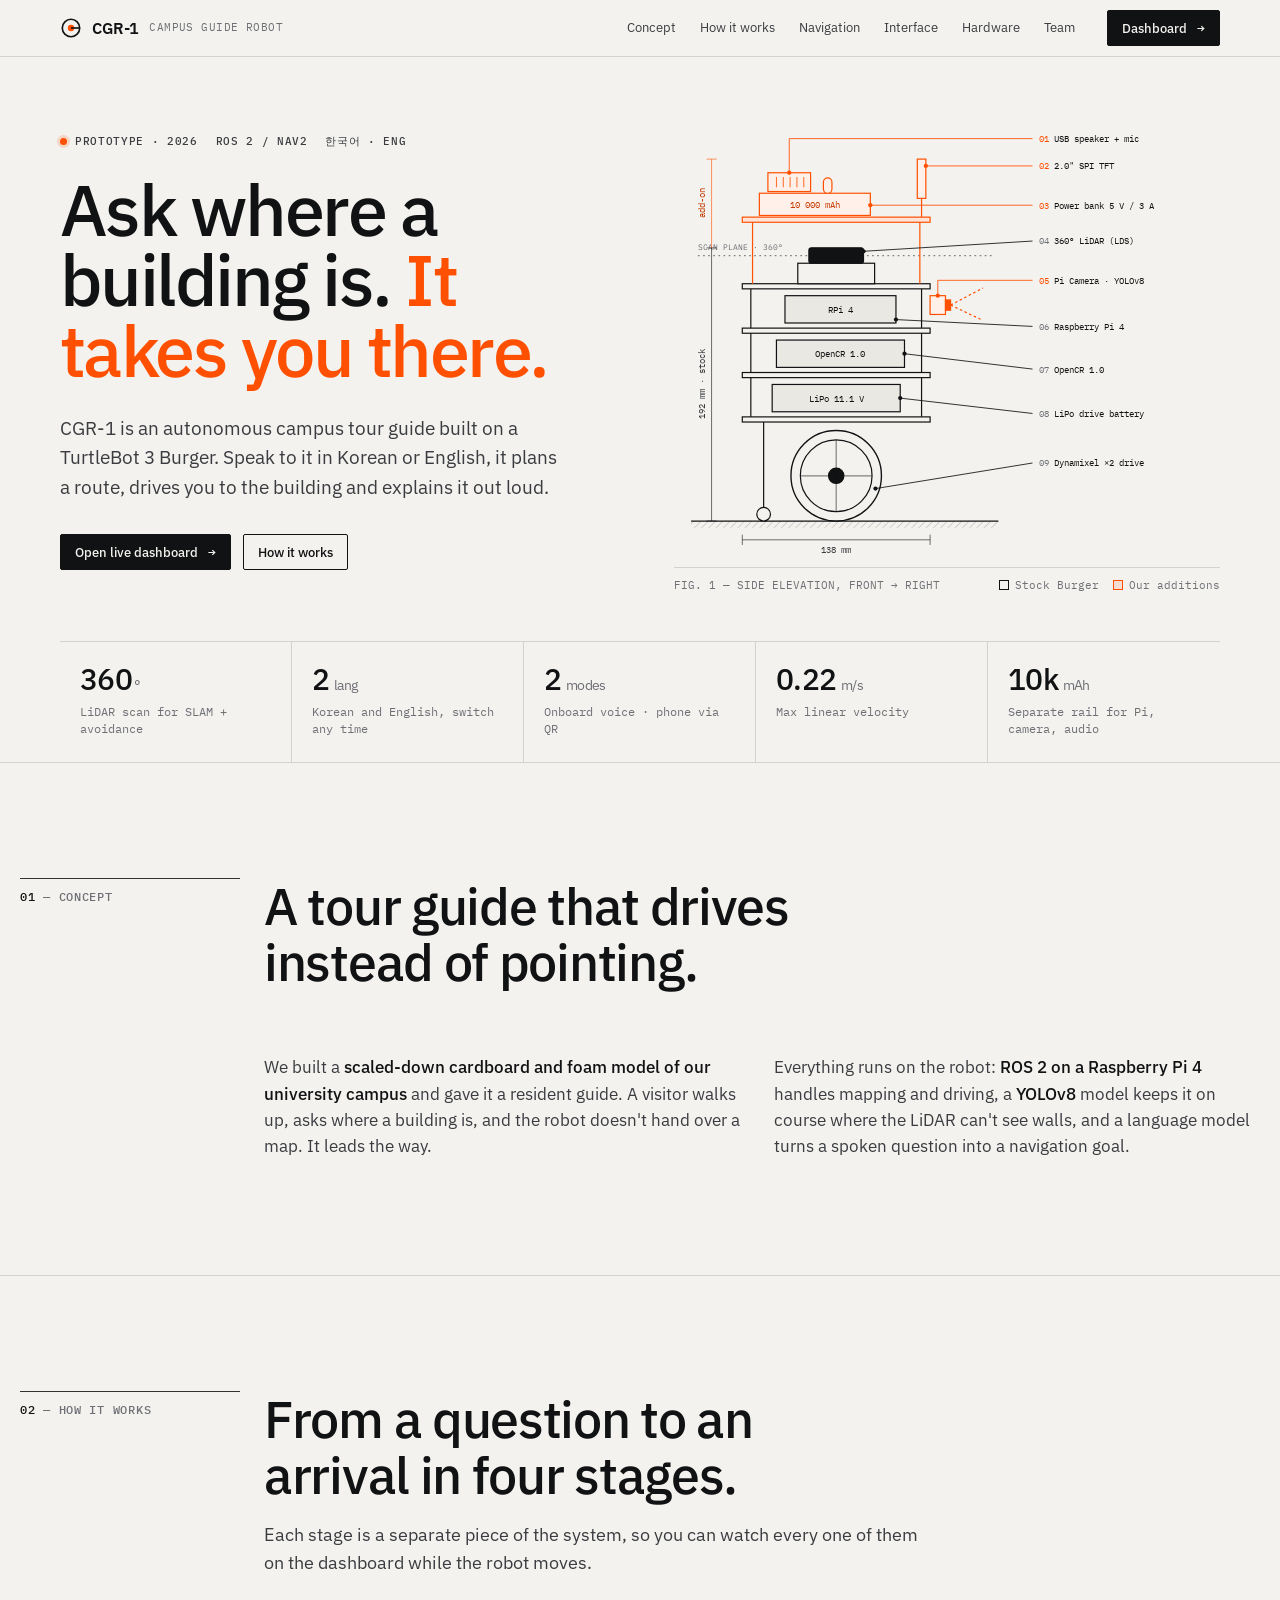
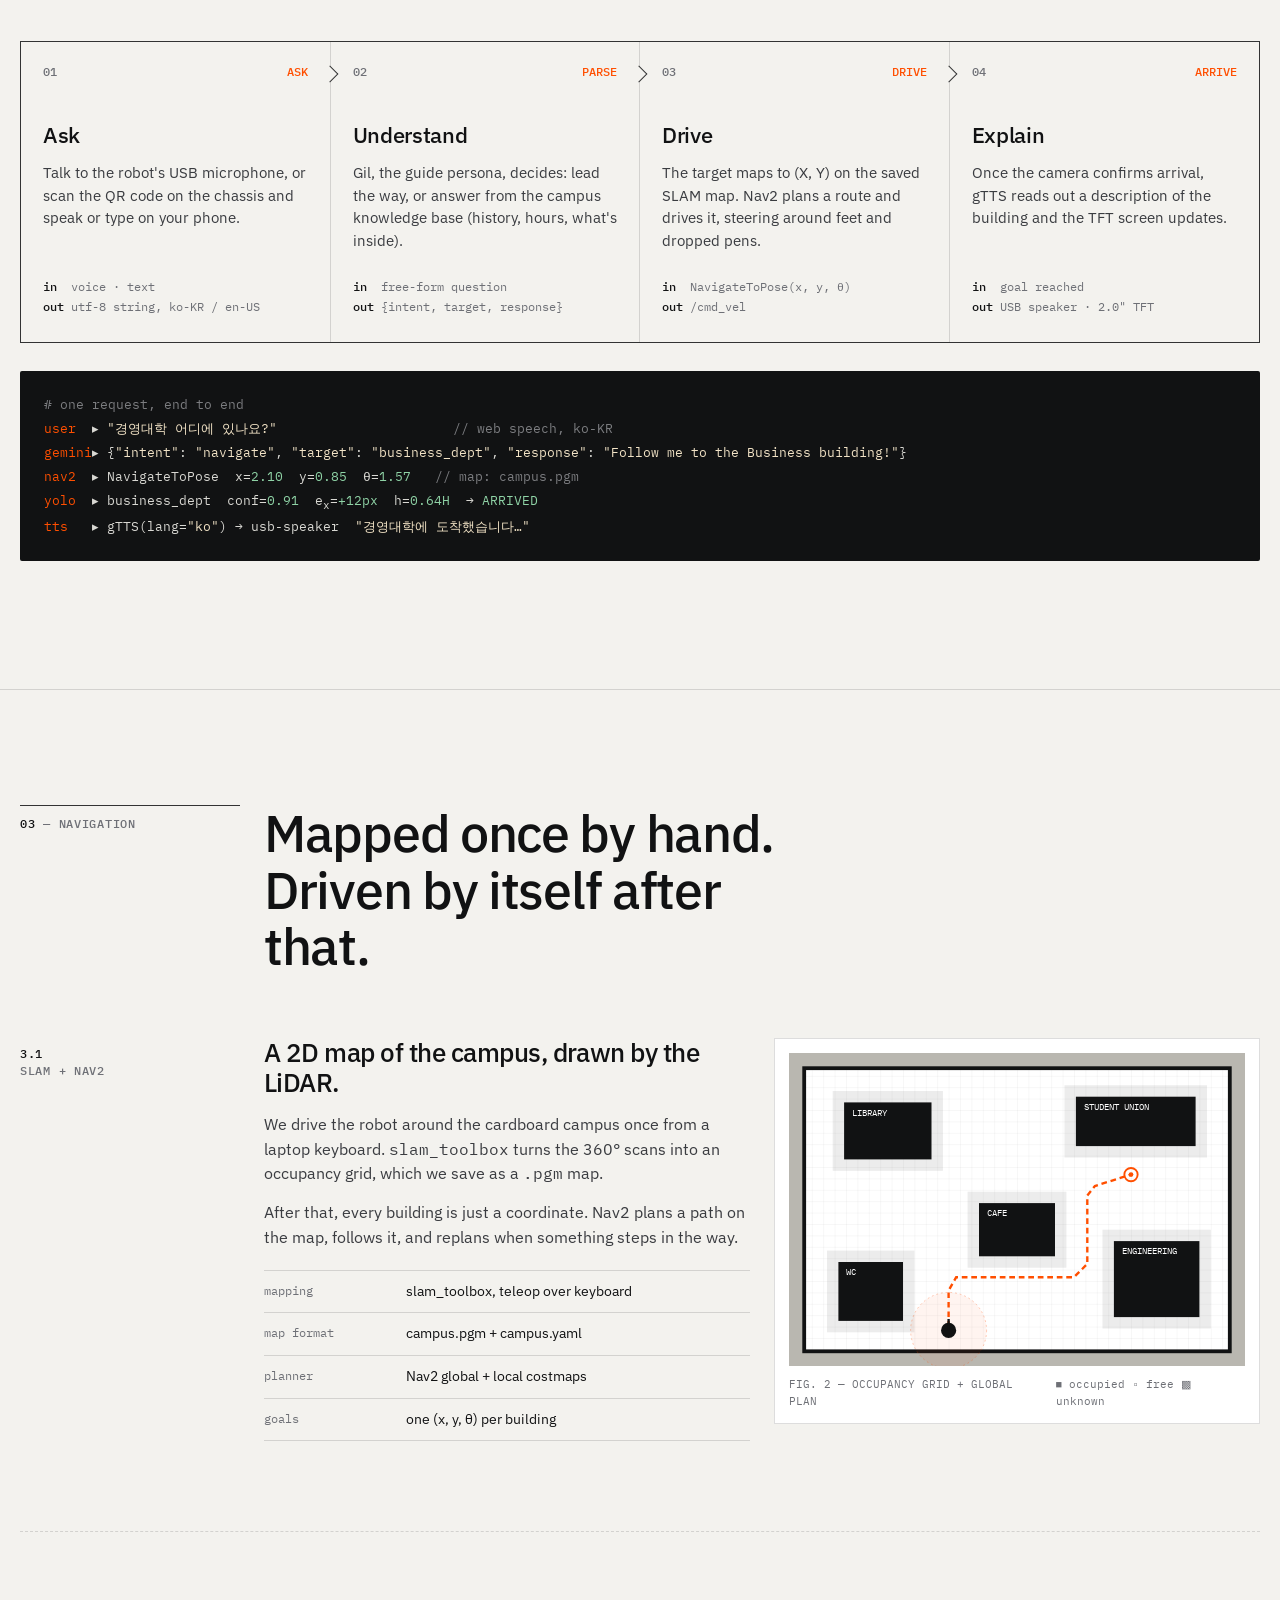
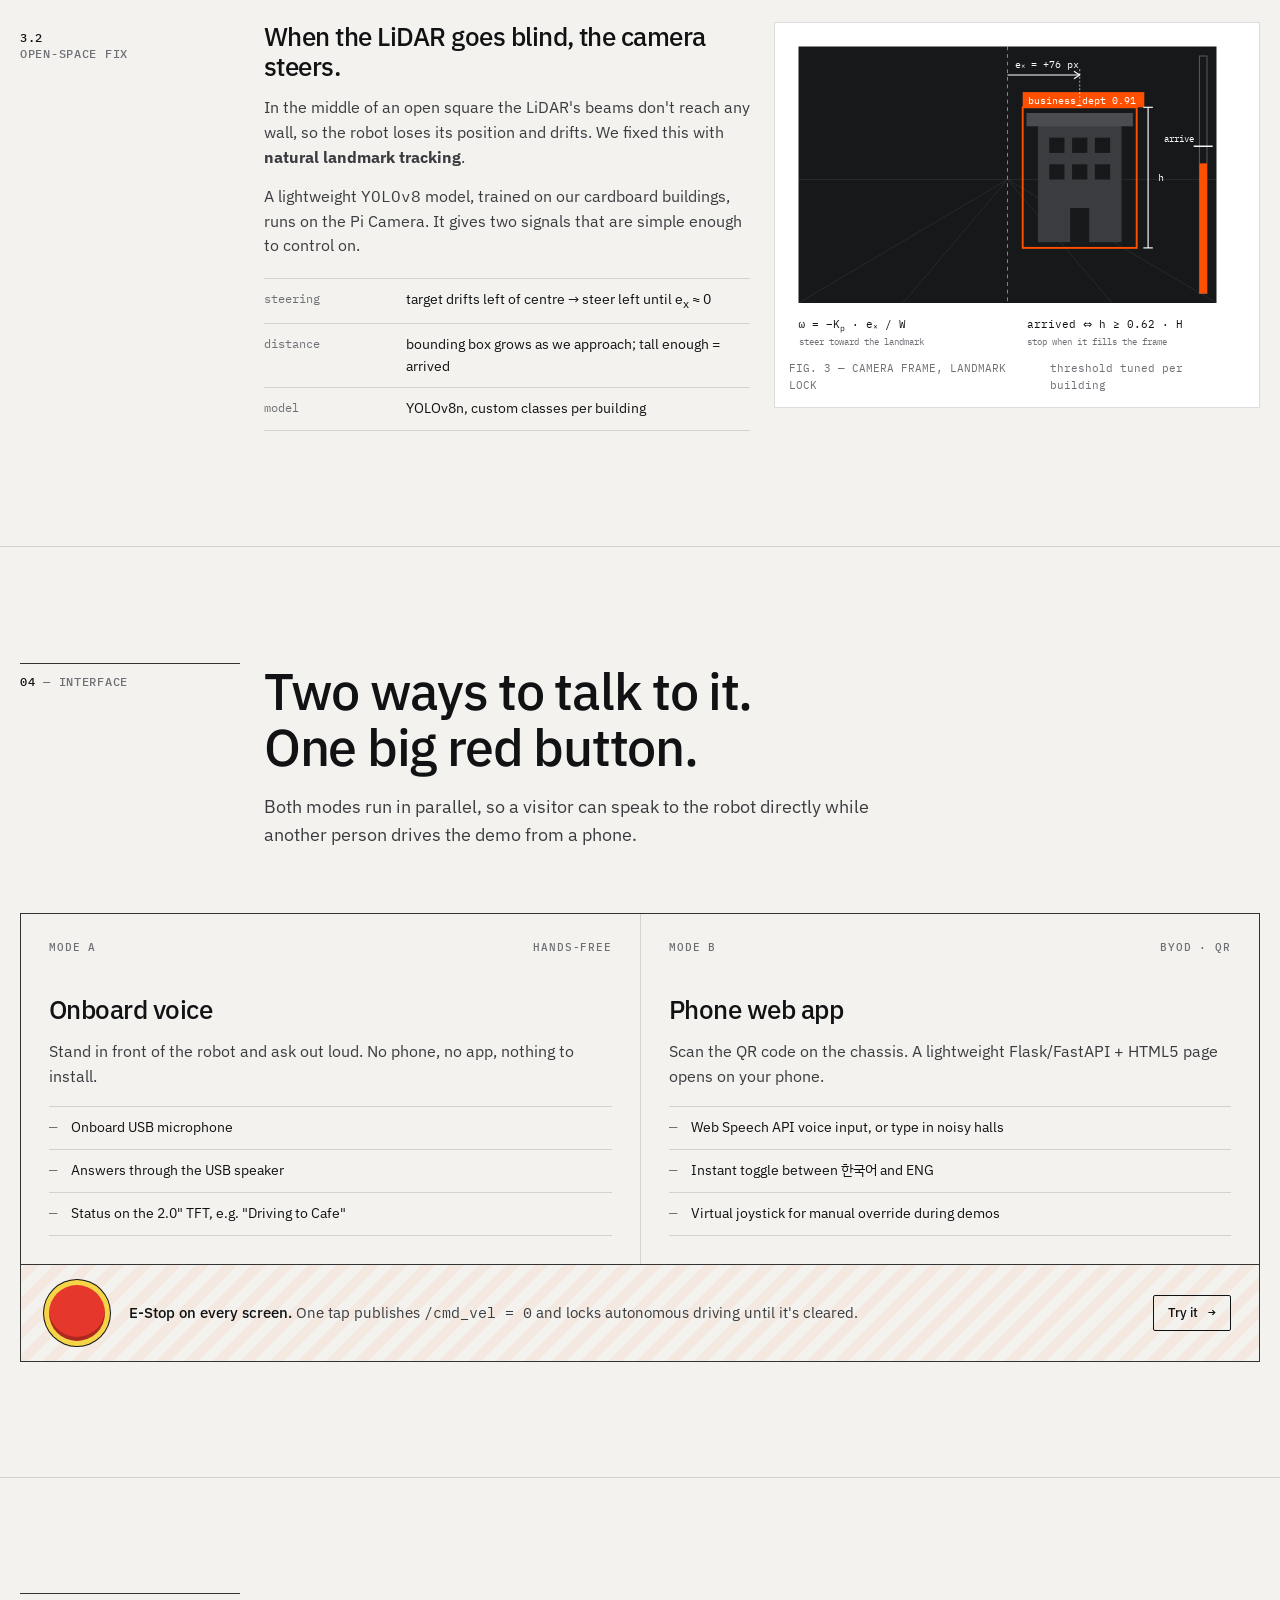
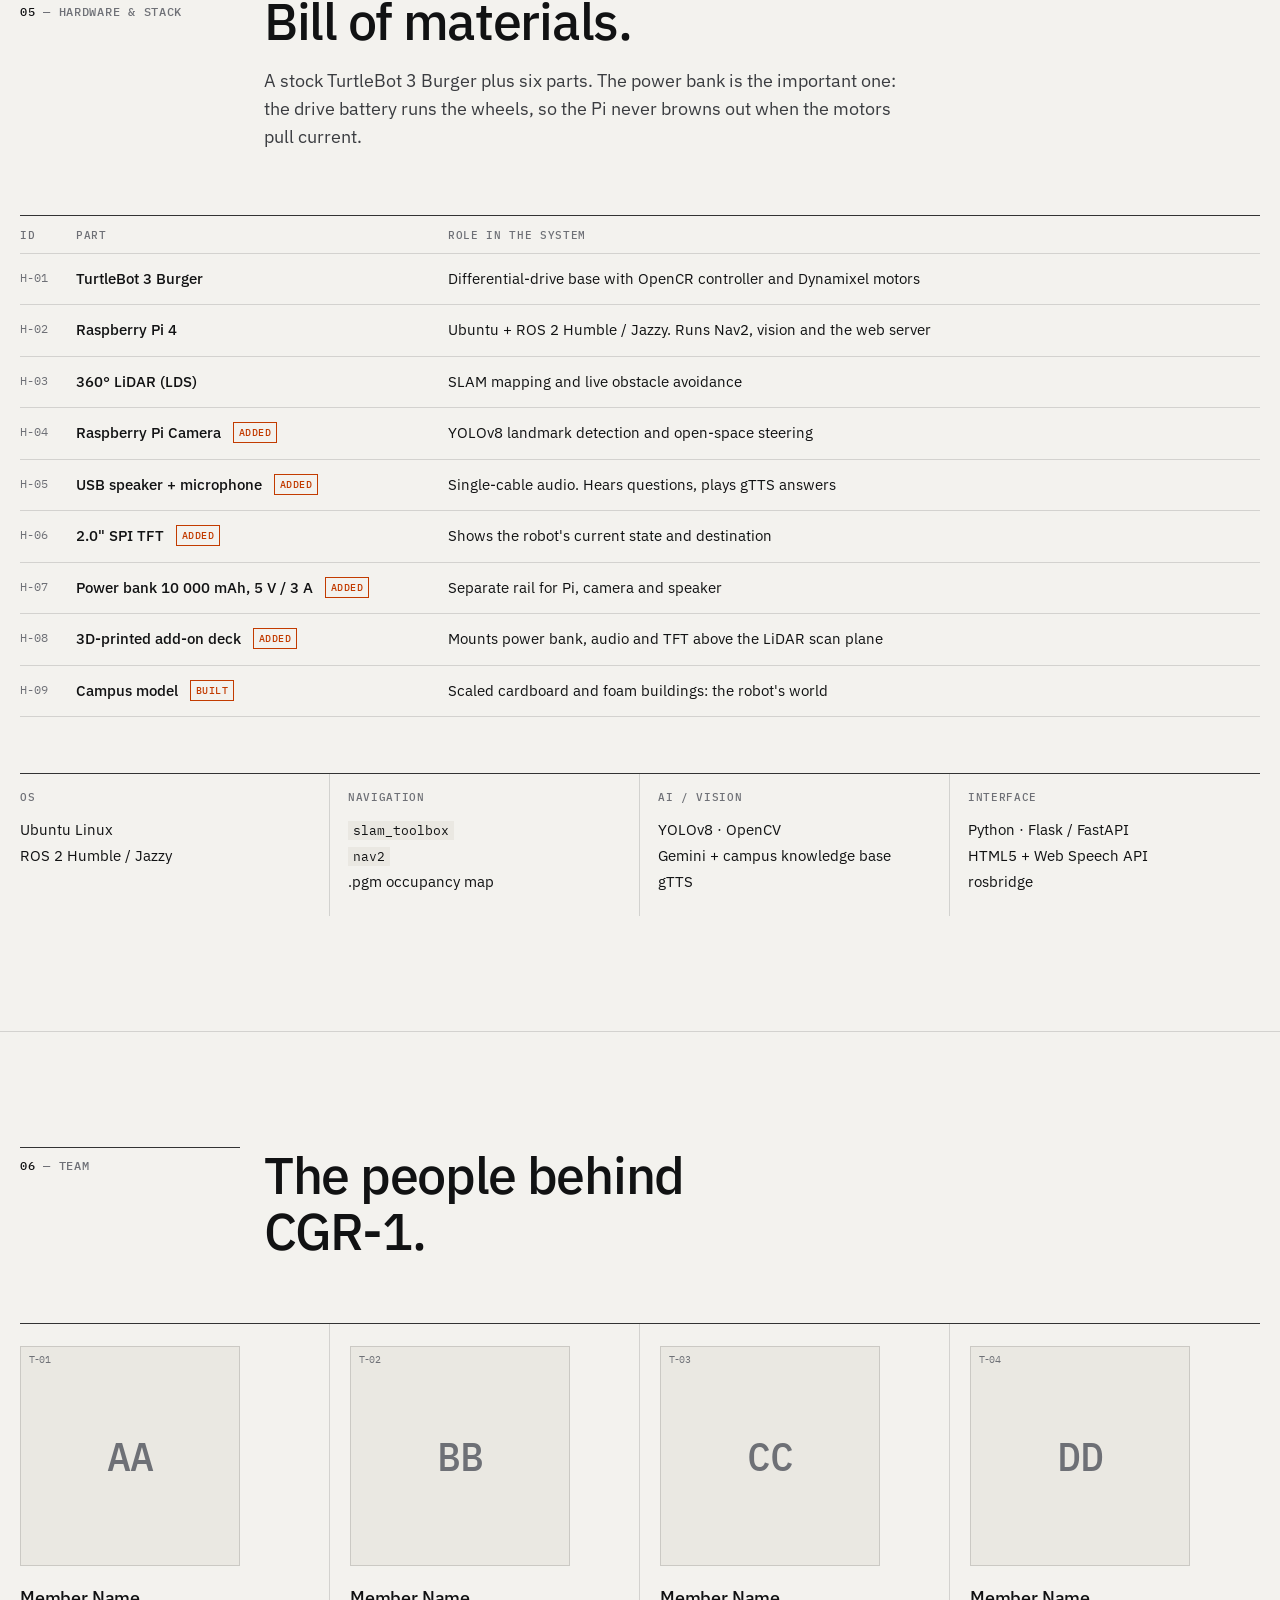
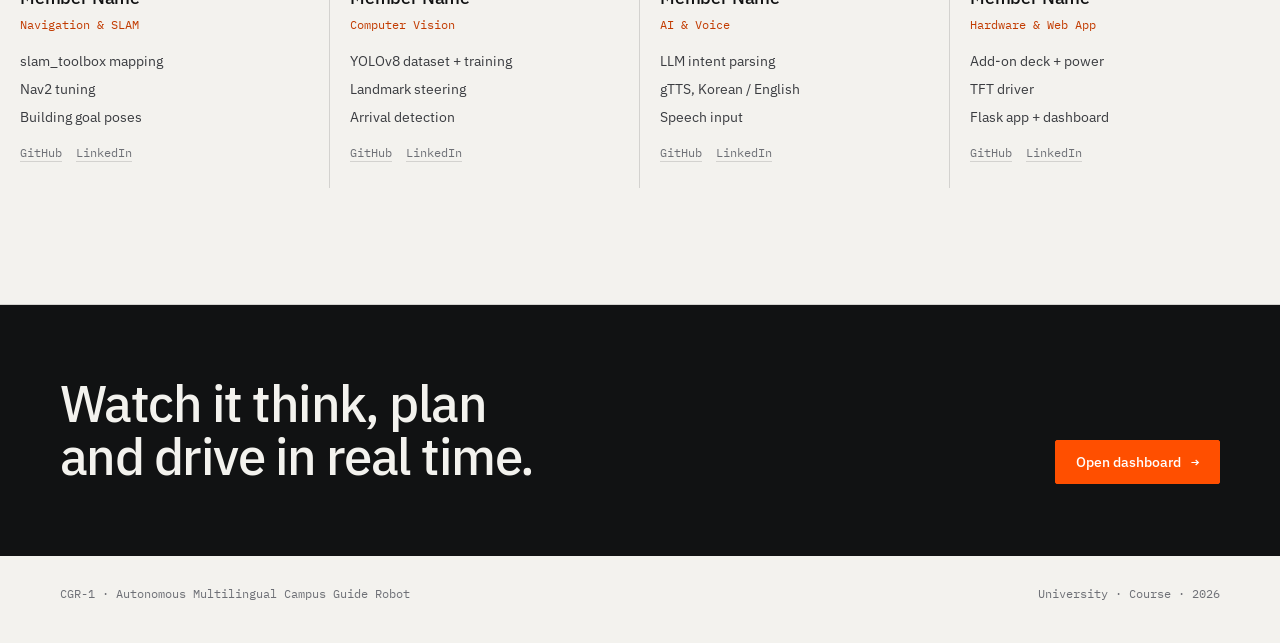
<file: index.html>
<!DOCTYPE html>
<html lang="en">
<head>
  <meta charset="UTF-8">
  <meta name="viewport" content="width=device-width, initial-scale=1.0">
  <title>CGR-1 · Campus Guide Robot</title>
  <meta name="description" content="An autonomous, multilingual campus tour guide built on TurtleBot 3 Burger, ROS 2, Nav2 and YOLOv8.">
  <link rel="preconnect" href="https://fonts.googleapis.com">
  <link rel="preconnect" href="https://fonts.gstatic.com" crossorigin>
  <link href="https://fonts.googleapis.com/css2?family=IBM+Plex+Mono:wght@400;500&family=IBM+Plex+Sans+KR:wght@400;500&family=IBM+Plex+Sans:wght@400;500;600&display=swap" rel="stylesheet">
  <link rel="stylesheet" href="css/site.css">
  <link rel="icon" href="data:image/svg+xml,%3Csvg xmlns='http://www.w3.org/2000/svg' viewBox='0 0 24 24'%3E%3Ccircle cx='12' cy='12' r='9.5' fill='none' stroke='%23111' stroke-width='2'/%3E%3Ccircle cx='12' cy='12' r='3.5' fill='%23FF4F00'/%3E%3Cpath d='M12 12h9.5' stroke='%23111' stroke-width='2'/%3E%3C/svg%3E">
</head>
<body>

<!-- ============================== TOP BAR ============================== -->
<header class="topbar">
  <div class="wrap">
    <a class="brand" href="#top">
      <svg class="brand-mark" viewBox="0 0 24 24" aria-hidden="true">
        <circle cx="12" cy="12" r="9.5" fill="none" stroke="currentColor" stroke-width="1.8"/>
        <circle cx="12" cy="12" r="3.5" fill="#FF4F00"/>
        <path d="M12 12h9.5" stroke="currentColor" stroke-width="1.8"/>
      </svg>
      CGR-1 <small>CAMPUS GUIDE ROBOT</small>
    </a>
    <nav class="nav">
      <a href="#concept">Concept</a>
      <a href="#how">How it works</a>
      <a href="#navigation">Navigation</a>
      <a href="#interface">Interface</a>
      <a href="#hardware">Hardware</a>
      <a href="#team">Team</a>
    </nav>
    <a class="btn" href="dashboard.html">Dashboard <span class="arrow">→</span></a>
  </div>
</header>

<main id="top">

<!-- ============================== HERO ============================== -->
<section class="hero">
  <div class="wrap hero-grid">
    <div>
      <div class="hero-meta">
        <span class="tag"><span class="dot"></span>Prototype · 2026</span>
        <span class="tag">ROS 2 / Nav2</span>
        <span class="tag">한국어 · ENG</span>
      </div>
      <h1>Ask where a building is. <em>It takes you there.</em></h1>
      <p class="lead">CGR-1 is an autonomous campus tour guide built on a TurtleBot&nbsp;3 Burger. Speak to it in Korean or English, it plans a route, drives you to the building and explains it out loud.</p>
      <div class="hero-cta">
        <a class="btn" href="dashboard.html">Open live dashboard <span class="arrow">→</span></a>
        <a class="btn ghost" href="#how">How it works</a>
      </div>
    </div>

    <!-- Side elevation of the robot -->
    <figure class="hero-figure">
      <svg viewBox="0 0 640 520" role="img" aria-label="Side elevation of CGR-1: a TurtleBot 3 Burger with an added camera, add-on deck, power bank, speaker, microphone and TFT screen.">
        <defs>
          <pattern id="hatch" width="6" height="6" patternUnits="userSpaceOnUse" patternTransform="rotate(45)">
            <line x1="0" y1="0" x2="0" y2="6" stroke="#111213" stroke-opacity=".35" stroke-width="1"/>
          </pattern>
        </defs>
        <g fill="none" stroke="#111213" stroke-width="1.4" font-family="IBM Plex Mono, monospace">

          <!-- ground -->
          <line x1="20" y1="478" x2="380" y2="478"/>
          <rect x="20" y="478" width="360" height="8" fill="url(#hatch)" stroke="none"/>

          <!-- scan plane -->
          <line x1="28" y1="167" x2="372" y2="167" stroke-dasharray="2 4" stroke-opacity=".5"/>
          <text x="28" y="160" fill="#6E7076" stroke="none" font-size="9.5">SCAN PLANE · 360°</text>

          <!-- stock standoffs -->
          <line x1="90" y1="206" x2="90" y2="356"/><line x1="290" y1="206" x2="290" y2="356"/>

          <!-- stock plates -->
          <rect x="80" y="356" width="220" height="6" fill="#F3F2EE"/>
          <rect x="80" y="304" width="220" height="6" fill="#F3F2EE"/>
          <rect x="80" y="252" width="220" height="6" fill="#F3F2EE"/>
          <rect x="80" y="200" width="220" height="6" fill="#F3F2EE"/>

          <!-- battery / opencr / pi -->
          <rect x="115" y="318" width="150" height="32" fill="#EAE8E2"/>
          <text x="190" y="338" text-anchor="middle" fill="#111213" stroke="none" font-size="10">LiPo 11.1 V</text>
          <rect x="120" y="266" width="150" height="32" fill="#EAE8E2"/>
          <text x="195" y="286" text-anchor="middle" fill="#111213" stroke="none" font-size="10">OpenCR 1.0</text>
          <rect x="130" y="214" width="130" height="32" fill="#EAE8E2"/>
          <text x="195" y="234" text-anchor="middle" fill="#111213" stroke="none" font-size="10">RPi 4</text>

          <!-- LiDAR -->
          <rect x="145" y="176" width="90" height="24" fill="#F3F2EE"/>
          <rect x="158" y="158" width="64" height="18" rx="3" fill="#111213"/>

          <!-- caster + wheel -->
          <line x1="105" y1="362" x2="105" y2="462"/>
          <circle cx="105" cy="470" r="8" fill="#F3F2EE"/>
          <circle cx="190" cy="425" r="53" fill="#F3F2EE" stroke-width="1.6"/>
          <circle cx="190" cy="425" r="42"/>
          <circle cx="190" cy="425" r="9" fill="#111213"/>
          <g stroke-opacity=".5"><line x1="190" y1="383" x2="190" y2="467"/><line x1="148" y1="425" x2="232" y2="425"/></g>

          <!-- ===== project additions (orange) ===== -->
          <g stroke="#FF4F00">
            <line x1="92" y1="128" x2="92" y2="200"/><line x1="288" y1="128" x2="288" y2="200"/>
            <rect x="80" y="122" width="220" height="6" fill="#FFE3D6"/>
            <!-- power bank -->
            <rect x="100" y="94" width="130" height="26" fill="#FFF1EA"/>
            <text x="165" y="111" text-anchor="middle" fill="#C23B00" stroke="none" font-size="10">10 000 mAh</text>
            <!-- speaker -->
            <rect x="110" y="70" width="50" height="22" fill="#FFF1EA"/>
            <g stroke-width="1"><line x1="120" y1="75" x2="120" y2="87"/><line x1="128" y1="75" x2="128" y2="87"/><line x1="136" y1="75" x2="136" y2="87"/><line x1="144" y1="75" x2="144" y2="87"/><line x1="152" y1="75" x2="152" y2="87"/></g>
            <!-- mic -->
            <rect x="175" y="76" width="10" height="18" rx="5" fill="#FFF1EA"/>
            <!-- TFT -->
            <line x1="290" y1="100" x2="290" y2="122"/>
            <rect x="285" y="54" width="10" height="46" fill="#FFF1EA"/>
            <!-- camera -->
            <rect x="300" y="214" width="18" height="22" fill="#FFF1EA"/>
            <rect x="318" y="219" width="6" height="12" fill="#FF4F00"/>
            <line x1="324" y1="225" x2="362" y2="205" stroke-dasharray="3 3"/>
            <line x1="324" y1="225" x2="362" y2="243" stroke-dasharray="3 3"/>
          </g>

          <!-- dimensions -->
          <g stroke-width="1" stroke-opacity=".7">
            <line x1="80" y1="500" x2="300" y2="500"/><line x1="80" y1="494" x2="80" y2="506"/><line x1="300" y1="494" x2="300" y2="506"/>
            <line x1="44" y1="158" x2="44" y2="478"/><line x1="38" y1="158" x2="50" y2="158"/><line x1="38" y1="478" x2="50" y2="478"/>
            <line x1="44" y1="54" x2="44" y2="158" stroke="#FF4F00"/><line x1="38" y1="54" x2="50" y2="54" stroke="#FF4F00"/>
          </g>
          <text x="190" y="515" text-anchor="middle" fill="#3A3C40" stroke="none" font-size="10">138 mm</text>
          <text transform="translate(36 318) rotate(-90)" text-anchor="middle" fill="#3A3C40" stroke="none" font-size="10">192 mm · stock</text>
          <text transform="translate(36 106) rotate(-90)" text-anchor="middle" fill="#C23B00" stroke="none" font-size="10">add-on</text>

          <!-- leaders -->
          <g stroke-width="1">
            <polyline points="135,70 135,30 420,30" stroke="#FF4F00"/>
            <line x1="295" y1="62" x2="420" y2="62" stroke="#FF4F00"/>
            <line x1="230" y1="108" x2="420" y2="108" stroke="#FF4F00"/>
            <line x1="222" y1="162" x2="420" y2="150"/>
            <polyline points="309,214 309,196 420,196" stroke="#FF4F00"/>
            <line x1="260" y1="242" x2="420" y2="250"/>
            <line x1="270" y1="282" x2="420" y2="300"/>
            <line x1="265" y1="334" x2="420" y2="352"/>
            <line x1="236" y1="440" x2="420" y2="410"/>
          </g>
          <g stroke="none">
            <circle cx="135" cy="70" r="2.5" fill="#FF4F00"/><circle cx="295" cy="62" r="2.5" fill="#FF4F00"/>
            <circle cx="230" cy="108" r="2.5" fill="#FF4F00"/><circle cx="222" cy="162" r="2.5" fill="#111213"/>
            <circle cx="309" cy="214" r="2.5" fill="#FF4F00"/><circle cx="260" cy="242" r="2.5" fill="#111213"/>
            <circle cx="270" cy="282" r="2.5" fill="#111213"/><circle cx="265" cy="334" r="2.5" fill="#111213"/>
            <circle cx="236" cy="440" r="2.5" fill="#111213"/>
          </g>

          <!-- labels -->
          <g stroke="none" font-size="11" fill="#111213">
            <text x="428" y="34"><tspan fill="#FF4F00">01</tspan>  USB speaker + mic</text>
            <text x="428" y="66"><tspan fill="#FF4F00">02</tspan>  2.0" SPI TFT</text>
            <text x="428" y="112"><tspan fill="#FF4F00">03</tspan>  Power bank 5 V / 3 A</text>
            <text x="428" y="154"><tspan fill="#6E7076">04</tspan>  360° LiDAR (LDS)</text>
            <text x="428" y="200"><tspan fill="#FF4F00">05</tspan>  Pi Camera · YOLOv8</text>
            <text x="428" y="254"><tspan fill="#6E7076">06</tspan>  Raspberry Pi 4</text>
            <text x="428" y="304"><tspan fill="#6E7076">07</tspan>  OpenCR 1.0</text>
            <text x="428" y="356"><tspan fill="#6E7076">08</tspan>  LiPo drive battery</text>
            <text x="428" y="414"><tspan fill="#6E7076">09</tspan>  Dynamixel ×2 drive</text>
          </g>
        </g>
      </svg>
      <figcaption class="fig-caption">
        <span>FIG. 1 — SIDE ELEVATION, FRONT → RIGHT</span>
        <span class="legend"><span><i></i>Stock Burger</span><span><i class="add"></i>Our additions</span></span>
      </figcaption>
    </figure>
  </div>

  <div class="wrap">
    <div class="specs">
      <div class="spec"><div class="v">360<small>°</small></div><div class="k">LiDAR scan for SLAM + avoidance</div></div>
      <div class="spec"><div class="v">2<small> lang</small></div><div class="k">Korean and English, switch any time</div></div>
      <div class="spec"><div class="v">2<small> modes</small></div><div class="k">Onboard voice · phone via QR</div></div>
      <div class="spec"><div class="v">0.22<small> m/s</small></div><div class="k">Max linear velocity</div></div>
      <div class="spec"><div class="v">10k<small> mAh</small></div><div class="k">Separate rail for Pi, camera, audio</div></div>
    </div>
  </div>
</section>

<!-- ============================== CONCEPT ============================== -->
<section id="concept">
  <div class="wrap sec">
    <div class="sec-head">
      <div class="sec-index"><b>01</b> — Concept</div>
      <div>
        <h2 class="sec-title">A tour guide that drives instead of pointing.</h2>
      </div>
    </div>
    <div class="concept-grid">
      <div></div>
      <p>We built a <strong>scaled-down cardboard and foam model of our university campus</strong> and gave it a resident guide. A visitor walks up, asks where a building is, and the robot doesn't hand over a map. It leads the way.</p>
      <p>Everything runs on the robot: <strong>ROS 2 on a Raspberry Pi 4</strong> handles mapping and driving, a <strong>YOLOv8</strong> model keeps it on course where the LiDAR can't see walls, and a language model turns a spoken question into a navigation goal.</p>
    </div>
  </div>
</section>

<!-- ============================== HOW IT WORKS ============================== -->
<section id="how">
  <div class="wrap sec">
    <div class="sec-head">
      <div class="sec-index"><b>02</b> — How it works</div>
      <div>
        <h2 class="sec-title">From a question to an arrival in four stages.</h2>
        <p class="sec-lede">Each stage is a separate piece of the system, so you can watch every one of them on the dashboard while the robot moves.</p>
      </div>
    </div>

    <div class="pipeline">
      <div class="step">
        <div class="n"><span>01</span><span>ASK</span></div>
        <h3>Ask</h3>
        <p>Talk to the robot's USB microphone, or scan the QR code on the chassis and speak or type on your phone.</p>
        <div class="io"><b>in</b>&nbsp; voice · text<br><b>out</b> utf-8 string, ko-KR / en-US</div>
      </div>
      <div class="step">
        <div class="n"><span>02</span><span>PARSE</span></div>
        <h3>Understand</h3>
        <p>Gil, the guide persona, decides: lead the way, or answer from the campus knowledge base (history, hours, what's inside).</p>
        <div class="io"><b>in</b>&nbsp; free-form question<br><b>out</b> {intent, target, response}</div>
      </div>
      <div class="step">
        <div class="n"><span>03</span><span>DRIVE</span></div>
        <h3>Drive</h3>
        <p>The target maps to (X, Y) on the saved SLAM map. Nav2 plans a route and drives it, steering around feet and dropped pens.</p>
        <div class="io"><b>in</b>&nbsp; NavigateToPose(x, y, θ)<br><b>out</b> /cmd_vel</div>
      </div>
      <div class="step">
        <div class="n"><span>04</span><span>ARRIVE</span></div>
        <h3>Explain</h3>
        <p>Once the camera confirms arrival, gTTS reads out a description of the building and the TFT screen updates.</p>
        <div class="io"><b>in</b>&nbsp; goal reached<br><b>out</b> USB speaker · 2.0" TFT</div>
      </div>
    </div>

<pre class="trace"><span class="c"># one request, end to end</span>
<span class="k">user </span> ▸ <span class="s">"경영대학 어디에 있나요?"</span>                      <span class="c">// web speech, ko-KR</span>
<span class="k">gemini</span>▸ {<span class="s">"intent"</span>: <span class="s">"navigate"</span>, <span class="s">"target"</span>: <span class="s">"business_dept"</span>, <span class="s">"response"</span>: <span class="s">"Follow me to the Business building!"</span>}
<span class="k">nav2 </span> ▸ NavigateToPose  x=<span class="g">2.10</span>  y=<span class="g">0.85</span>  θ=<span class="g">1.57</span>   <span class="c">// map: campus.pgm</span>
<span class="k">yolo </span> ▸ business_dept  conf=<span class="g">0.91</span>  e<sub>x</sub>=<span class="g">+12px</span>  h=<span class="g">0.64H</span>  → <span class="g">ARRIVED</span>
<span class="k">tts  </span> ▸ gTTS(lang=<span class="s">"ko"</span>) → usb-speaker  <span class="s">"경영대학에 도착했습니다…"</span></pre>
  </div>
</section>

<!-- ============================== NAVIGATION ============================== -->
<section id="navigation">
  <div class="wrap sec">
    <div class="sec-head">
      <div class="sec-index"><b>03</b> — Navigation</div>
      <div>
        <h2 class="sec-title">Mapped once by hand. Driven by itself after that.</h2>
      </div>
    </div>

    <!-- SLAM + Nav2 -->
    <div class="feature">
      <div class="label"><b>3.1</b>SLAM + Nav2</div>
      <div>
        <h3>A 2D map of the campus, drawn by the LiDAR.</h3>
        <p>We drive the robot around the cardboard campus once from a laptop keyboard. <span class="mono">slam_toolbox</span> turns the 360° scans into an occupancy grid, which we save as a <span class="mono">.pgm</span> map.</p>
        <p>After that, every building is just a coordinate. Nav2 plans a path on the map, follows it, and replans when something steps in the way.</p>
        <ul class="kv">
          <li><span>mapping</span><span>slam_toolbox, teleop over keyboard</span></li>
          <li><span>map format</span><span>campus.pgm + campus.yaml</span></li>
          <li><span>planner</span><span>Nav2 global + local costmaps</span></li>
          <li><span>goals</span><span>one (x, y, θ) per building</span></li>
        </ul>
      </div>
      <figure class="diagram">
        <svg viewBox="0 0 480 330" role="img" aria-label="Occupancy grid of the campus model with a planned path around buildings.">
          <defs>
            <pattern id="grid" width="12" height="12" patternUnits="userSpaceOnUse">
              <path d="M12 0H0V12" fill="none" stroke="#111213" stroke-opacity=".07"/>
            </pattern>
          </defs>
          <rect width="480" height="330" fill="#B9B7B0"/>
          <rect x="16" y="16" width="448" height="298" fill="#fff"/>
          <rect x="16" y="16" width="448" height="298" fill="url(#grid)"/>
          <rect x="16" y="16" width="448" height="298" fill="none" stroke="#111213" stroke-width="4"/>
          <!-- inflation -->
          <g fill="#111213" fill-opacity=".08">
            <rect x="46" y="40" width="116" height="84"/><rect x="290" y="34" width="150" height="76"/>
            <rect x="188" y="146" width="104" height="80"/><rect x="330" y="186" width="114" height="104"/>
            <rect x="40" y="208" width="92" height="86"/>
          </g>
          <!-- buildings -->
          <g fill="#111213">
            <rect x="58" y="52" width="92" height="60"/><rect x="302" y="46" width="126" height="52"/>
            <rect x="200" y="158" width="80" height="56"/><rect x="342" y="198" width="90" height="80"/>
            <rect x="52" y="220" width="68" height="62"/>
          </g>
          <g font-family="IBM Plex Mono, monospace" font-size="9" fill="#fff">
            <text x="66" y="66">LIBRARY</text><text x="310" y="60">STUDENT UNION</text>
            <text x="208" y="172">CAFE</text><text x="350" y="212">ENGINEERING</text><text x="60" y="234">WC</text>
          </g>
          <!-- path -->
          <polyline points="168,288 168,250 176,236 300,236 314,222 314,150 322,140 360,128" fill="none" stroke="#FF4F00" stroke-width="2.5" stroke-dasharray="6 4"/>
          <!-- goal -->
          <g transform="translate(360 128)"><circle r="7" fill="none" stroke="#FF4F00" stroke-width="2"/><circle r="2.5" fill="#FF4F00"/></g>
          <!-- robot with scan -->
          <g transform="translate(168 292)">
            <circle r="40" fill="#FF4F00" fill-opacity=".06" stroke="#FF4F00" stroke-opacity=".3" stroke-dasharray="2 3"/>
            <circle r="8" fill="#111213"/><path d="M0 0V-12" stroke="#111213" stroke-width="2.5"/>
          </g>
        </svg>
        <figcaption><span>FIG. 2 — OCCUPANCY GRID + GLOBAL PLAN</span><span>■ occupied ▫ free ▩ unknown</span></figcaption>
      </figure>
    </div>

    <!-- Open space / YOLO -->
    <div class="feature">
      <div class="label"><b>3.2</b>Open-space fix</div>
      <div>
        <h3>When the LiDAR goes blind, the camera steers.</h3>
        <p>In the middle of an open square the LiDAR's beams don't reach any wall, so the robot loses its position and drifts. We fixed this with <strong>natural landmark tracking</strong>.</p>
        <p>A lightweight <span class="mono">YOLOv8</span> model, trained on our cardboard buildings, runs on the Pi Camera. It gives two signals that are simple enough to control on.</p>
        <ul class="kv">
          <li><span>steering</span><span>target drifts left of centre → steer left until e<sub>x</sub> ≈ 0</span></li>
          <li><span>distance</span><span>bounding box grows as we approach; tall enough = arrived</span></li>
          <li><span>model</span><span>YOLOv8n, custom classes per building</span></li>
        </ul>
      </div>
      <figure class="diagram">
        <svg viewBox="0 0 480 330" role="img" aria-label="Camera frame showing a detected building, the horizontal offset from centre and the bounding-box height used to decide arrival.">
          <rect x="10" y="10" width="440" height="270" fill="#17181A"/>
          <!-- floor perspective -->
          <g stroke="#fff" stroke-opacity=".08">
            <line x1="10" y1="150" x2="450" y2="150"/>
            <line x1="230" y1="150" x2="10" y2="280"/><line x1="230" y1="150" x2="450" y2="280"/>
            <line x1="230" y1="150" x2="120" y2="280"/><line x1="230" y1="150" x2="340" y2="280"/>
          </g>
          <!-- building -->
          <rect x="262" y="88" width="88" height="128" fill="#3A3C40"/>
          <rect x="250" y="80" width="112" height="14" fill="#4A4C51"/>
          <g fill="#17181A">
            <rect x="274" y="106" width="16" height="16"/><rect x="298" y="106" width="16" height="16"/><rect x="322" y="106" width="16" height="16"/>
            <rect x="274" y="134" width="16" height="16"/><rect x="298" y="134" width="16" height="16"/><rect x="322" y="134" width="16" height="16"/>
            <rect x="296" y="180" width="20" height="36"/>
          </g>
          <!-- centre line -->
          <line x1="230" y1="10" x2="230" y2="280" stroke="#fff" stroke-opacity=".5" stroke-dasharray="4 4"/>
          <!-- bbox -->
          <rect x="246" y="74" width="120" height="148" fill="none" stroke="#FF4F00" stroke-width="2"/>
          <rect x="246" y="58" width="128" height="16" fill="#FF4F00"/>
          <text x="252" y="70" font-family="IBM Plex Mono, monospace" font-size="10" fill="#fff">business_dept 0.91</text>
          <!-- e_x arrow -->
          <g stroke="#fff" stroke-width="1.2"><line x1="230" y1="40" x2="306" y2="40"/><path d="M300 36l6 4-6 4" fill="none"/><line x1="306" y1="34" x2="306" y2="74" stroke-dasharray="2 2" stroke-opacity=".6"/></g>
          <text x="238" y="33" font-family="IBM Plex Mono, monospace" font-size="10" fill="#fff">eₓ = +76 px</text>
          <!-- height bracket -->
          <g stroke="#fff" stroke-width="1.2"><line x1="378" y1="74" x2="378" y2="222"/><line x1="373" y1="74" x2="383" y2="74"/><line x1="373" y1="222" x2="383" y2="222"/></g>
          <text x="388" y="152" font-family="IBM Plex Mono, monospace" font-size="10" fill="#fff">h</text>
          <!-- gauge -->
          <rect x="432" y="20" width="8" height="250" fill="none" stroke="#fff" stroke-opacity=".3"/>
          <rect x="432" y="133" width="8" height="137" fill="#FF4F00"/>
          <line x1="426" y1="115" x2="446" y2="115" stroke="#fff" stroke-width="1.5"/>
          <text x="426" y="111" font-family="IBM Plex Mono, monospace" font-size="9" fill="#fff" text-anchor="end">arrive</text>
          <!-- formulas -->
          <g font-family="IBM Plex Mono, monospace" font-size="11.5" fill="#111213">
            <text x="10" y="306">ω = −K<tspan font-size="8" dy="3">p</tspan><tspan dy="-3"> · eₓ / W</tspan></text>
            <text x="250" y="306">arrived ⇔ h ≥ 0.62 · H</text>
          </g>
          <text x="10" y="324" font-family="IBM Plex Mono, monospace" font-size="9.5" fill="#6E7076">steer toward the landmark</text>
          <text x="250" y="324" font-family="IBM Plex Mono, monospace" font-size="9.5" fill="#6E7076">stop when it fills the frame</text>
        </svg>
        <figcaption><span>FIG. 3 — CAMERA FRAME, LANDMARK LOCK</span><span>threshold tuned per building</span></figcaption>
      </figure>
    </div>
  </div>
</section>

<!-- ============================== INTERFACE ============================== -->
<section id="interface">
  <div class="wrap sec">
    <div class="sec-head">
      <div class="sec-index"><b>04</b> — Interface</div>
      <div>
        <h2 class="sec-title">Two ways to talk to it. One big red button.</h2>
        <p class="sec-lede">Both modes run in parallel, so a visitor can speak to the robot directly while another person drives the demo from a phone.</p>
      </div>
    </div>

    <div class="modes">
      <div class="mode">
        <div class="eyebrow"><span>Mode A</span><span>Hands-free</span></div>
        <h3>Onboard voice</h3>
        <p>Stand in front of the robot and ask out loud. No phone, no app, nothing to install.</p>
        <ul>
          <li>Onboard USB microphone</li>
          <li>Answers through the USB speaker</li>
          <li>Status on the 2.0" TFT, e.g. "Driving to Cafe"</li>
        </ul>
      </div>
      <div class="mode">
        <div class="eyebrow"><span>Mode B</span><span>BYOD · QR</span></div>
        <h3>Phone web app</h3>
        <p>Scan the QR code on the chassis. A lightweight Flask/FastAPI + HTML5 page opens on your phone.</p>
        <ul>
          <li>Web Speech API voice input, or type in noisy halls</li>
          <li>Instant toggle between 한국어 and ENG</li>
          <li>Virtual joystick for manual override during demos</li>
        </ul>
      </div>
      <div class="estop-note">
        <span class="estop-btn" aria-hidden="true"></span>
        <p><strong>E-Stop on every screen.</strong> One tap publishes <span class="mono">/cmd_vel = 0</span> and locks autonomous driving until it's cleared.</p>
        <a class="btn ghost" href="dashboard.html">Try it <span class="arrow">→</span></a>
      </div>
    </div>
  </div>
</section>

<!-- ============================== HARDWARE ============================== -->
<section id="hardware">
  <div class="wrap sec">
    <div class="sec-head">
      <div class="sec-index"><b>05</b> — Hardware &amp; stack</div>
      <div>
        <h2 class="sec-title">Bill of materials.</h2>
        <p class="sec-lede">A stock TurtleBot&nbsp;3 Burger plus six parts. The power bank is the important one: the drive battery runs the wheels, so the Pi never browns out when the motors pull current.</p>
      </div>
    </div>

    <div class="table-wrap">
      <table>
        <thead><tr><th>ID</th><th>Part</th><th>Role in the system</th></tr></thead>
        <tbody>
          <tr><td class="id">H-01</td><td class="part">TurtleBot 3 Burger</td><td>Differential-drive base with OpenCR controller and Dynamixel motors</td></tr>
          <tr><td class="id">H-02</td><td class="part">Raspberry Pi 4</td><td>Ubuntu + ROS 2 Humble / Jazzy. Runs Nav2, vision and the web server</td></tr>
          <tr><td class="id">H-03</td><td class="part">360° LiDAR (LDS)</td><td>SLAM mapping and live obstacle avoidance</td></tr>
          <tr><td class="id">H-04</td><td class="part">Raspberry Pi Camera <span class="add">ADDED</span></td><td>YOLOv8 landmark detection and open-space steering</td></tr>
          <tr><td class="id">H-05</td><td class="part">USB speaker + microphone <span class="add">ADDED</span></td><td>Single-cable audio. Hears questions, plays gTTS answers</td></tr>
          <tr><td class="id">H-06</td><td class="part">2.0" SPI TFT <span class="add">ADDED</span></td><td>Shows the robot's current state and destination</td></tr>
          <tr><td class="id">H-07</td><td class="part">Power bank 10 000 mAh, 5 V / 3 A <span class="add">ADDED</span></td><td>Separate rail for Pi, camera and speaker</td></tr>
          <tr><td class="id">H-08</td><td class="part">3D-printed add-on deck <span class="add">ADDED</span></td><td>Mounts power bank, audio and TFT above the LiDAR scan plane</td></tr>
          <tr><td class="id">H-09</td><td class="part">Campus model <span class="add">BUILT</span></td><td>Scaled cardboard and foam buildings: the robot's world</td></tr>
        </tbody>
      </table>
    </div>

    <div class="stack">
      <div><h4>OS</h4><p>Ubuntu Linux<br>ROS 2 Humble / Jazzy</p></div>
      <div><h4>Navigation</h4><p><code>slam_toolbox</code><br><code>nav2</code><br>.pgm occupancy map</p></div>
      <div><h4>AI / Vision</h4><p>YOLOv8 · OpenCV<br>Gemini + campus knowledge base<br>gTTS</p></div>
      <div><h4>Interface</h4><p>Python · Flask / FastAPI<br>HTML5 + Web Speech API<br>rosbridge</p></div>
    </div>
  </div>
</section>

<!-- ============================== TEAM ============================== -->
<!-- Replace the names, roles and links below. To add a photo, put an <img src="img/name.jpg" alt=""> inside .avatar -->
<section id="team">
  <div class="wrap sec">
    <div class="sec-head">
      <div class="sec-index"><b>06</b> — Team</div>
      <div>
        <h2 class="sec-title">The people behind CGR&#8209;1.</h2>
      </div>
    </div>

    <div class="team">
      <article class="member">
        <div class="avatar" data-id="T-01">AA</div>
        <h3>Member Name</h3>
        <div class="role">Navigation &amp; SLAM</div>
        <ul><li>slam_toolbox mapping</li><li>Nav2 tuning</li><li>Building goal poses</li></ul>
        <div class="links"><a href="#">GitHub</a><a href="#">LinkedIn</a></div>
      </article>
      <article class="member">
        <div class="avatar" data-id="T-02">BB</div>
        <h3>Member Name</h3>
        <div class="role">Computer Vision</div>
        <ul><li>YOLOv8 dataset + training</li><li>Landmark steering</li><li>Arrival detection</li></ul>
        <div class="links"><a href="#">GitHub</a><a href="#">LinkedIn</a></div>
      </article>
      <article class="member">
        <div class="avatar" data-id="T-03">CC</div>
        <h3>Member Name</h3>
        <div class="role">AI &amp; Voice</div>
        <ul><li>LLM intent parsing</li><li>gTTS, Korean / English</li><li>Speech input</li></ul>
        <div class="links"><a href="#">GitHub</a><a href="#">LinkedIn</a></div>
      </article>
      <article class="member">
        <div class="avatar" data-id="T-04">DD</div>
        <h3>Member Name</h3>
        <div class="role">Hardware &amp; Web App</div>
        <ul><li>Add-on deck + power</li><li>TFT driver</li><li>Flask app + dashboard</li></ul>
        <div class="links"><a href="#">GitHub</a><a href="#">LinkedIn</a></div>
      </article>
    </div>
  </div>
</section>

<!-- ============================== CTA ============================== -->
<section class="band">
  <div class="wrap">
    <h2>Watch it think, plan and drive in real time.</h2>
    <a class="btn" href="dashboard.html">Open dashboard <span class="arrow">→</span></a>
  </div>
</section>

</main>

<footer>
  <div class="wrap">
    <span>CGR-1 · Autonomous Multilingual Campus Guide Robot</span>
    <span>University · Course · 2026</span>
  </div>
</footer>

</body>
</html>
</file>
<file: css/site.css>
/* ==========================================================================
   CGR-1 · Campus Guide Robot — product site
   Visual language: engineering datasheet. Paper, ink, one signal colour.
   ========================================================================== */

:root {
  --paper: #F3F2EE;
  --paper-2: #EAE8E2;
  --ink: #111213;
  --ink-2: #3A3C40;
  --ink-3: #6E7076;
  --rule: rgba(17, 18, 19, 0.14);
  --rule-strong: rgba(17, 18, 19, 0.85);
  --signal: #FF4F00;          /* international orange: project additions, live state */
  --signal-ink: #C23B00;
  --ok: #1F8A4C;

  --sans: "IBM Plex Sans", "IBM Plex Sans KR", system-ui, sans-serif;
  --mono: "IBM Plex Mono", ui-monospace, SFMono-Regular, Menlo, monospace;

  --max: 1240px;
  --gutter: clamp(16px, 4vw, 40px);
}

* { box-sizing: border-box; }
html { scroll-behavior: smooth; -webkit-text-size-adjust: 100%; }
body {
  margin: 0;
  background: var(--paper);
  color: var(--ink);
  font-family: var(--sans);
  font-size: 16px;
  line-height: 1.55;
  -webkit-font-smoothing: antialiased;
}
img, svg { display: block; max-width: 100%; }
a { color: inherit; }
::selection { background: var(--signal); color: #fff; }

.wrap { max-width: var(--max); margin: 0 auto; padding: 0 var(--gutter); }
.mono { font-family: var(--mono); }
.signal { color: var(--signal); }

/* ---------- Top bar ---------- */
.topbar {
  position: sticky; top: 0; z-index: 20;
  background: color-mix(in srgb, var(--paper) 88%, transparent);
  backdrop-filter: saturate(1.4) blur(8px);
  border-bottom: 1px solid var(--rule);
}
.topbar .wrap { display: flex; align-items: center; height: 56px; gap: 32px; }
.brand { display: flex; align-items: center; gap: 10px; text-decoration: none; font-weight: 600; letter-spacing: -0.01em; }
.brand-mark { width: 22px; height: 22px; }
.brand small { font-family: var(--mono); font-weight: 400; font-size: 11px; color: var(--ink-3); letter-spacing: 0.04em; }
.nav { display: flex; gap: 24px; margin-left: auto; font-size: 13px; }
.nav a { text-decoration: none; color: var(--ink-2); }
.nav a:hover { color: var(--ink); }
.btn {
  display: inline-flex; align-items: center; gap: 10px;
  height: 36px; padding: 0 14px;
  font: 500 13px/1 var(--sans);
  text-decoration: none; border: 1px solid var(--ink); border-radius: 2px;
  background: var(--ink); color: var(--paper);
  transition: background .15s, color .15s;
}
.btn:hover { background: var(--signal); border-color: var(--signal); color: #fff; }
.btn.ghost { background: transparent; color: var(--ink); }
.btn.ghost:hover { background: var(--ink); color: var(--paper); border-color: var(--ink); }
.btn .arrow { font-family: var(--mono); }

/* ---------- Section scaffolding ---------- */
section { border-bottom: 1px solid var(--rule); }
.sec { padding: clamp(64px, 9vw, 120px) 0; }
.sec-head {
  display: grid; grid-template-columns: 220px 1fr; gap: 24px;
  margin-bottom: clamp(36px, 5vw, 64px);
}
.sec-index {
  font: 500 12px/1.4 var(--mono); letter-spacing: 0.06em; text-transform: uppercase; color: var(--ink-3);
  padding-top: 10px; border-top: 1px solid var(--rule-strong);
}
.sec-index b { color: var(--ink); font-weight: 500; }
.sec-title {
  margin: 0; font-weight: 500; letter-spacing: -0.025em; line-height: 1.08;
  font-size: clamp(30px, 4.2vw, 52px); max-width: 18ch;
}
.sec-lede { margin: 18px 0 0; color: var(--ink-2); font-size: 18px; max-width: 60ch; }

.eyebrow { font: 500 11px/1 var(--mono); letter-spacing: 0.08em; text-transform: uppercase; color: var(--ink-3); }

/* ---------- Hero ---------- */
.hero { border-bottom: 1px solid var(--rule); }
.hero-grid { display: grid; grid-template-columns: 1.05fr 1fr; gap: 40px; padding-top: 56px; padding-bottom: 48px; align-items: center; }
.hero-meta { display: flex; gap: 18px; flex-wrap: wrap; margin-bottom: 28px; }
.tag { display: inline-flex; align-items: center; gap: 8px; font: 500 11px/1 var(--mono); letter-spacing: 0.06em; text-transform: uppercase; color: var(--ink-2); }
.tag .dot { width: 7px; height: 7px; background: var(--signal); border-radius: 50%; box-shadow: 0 0 0 3px rgba(255,79,0,.18); }
.hero h1 {
  margin: 0; font-weight: 500; letter-spacing: -0.035em; line-height: 0.98;
  font-size: clamp(40px, 5.6vw, 76px);
}
.hero h1 em { font-style: normal; color: var(--signal); }
.hero p.lead { font-size: 19px; color: var(--ink-2); max-width: 46ch; margin: 28px 0 32px; }
.hero-cta { display: flex; gap: 12px; flex-wrap: wrap; }
.hero-figure { position: relative; }
.hero-figure svg { width: 100%; height: auto; }
.fig-caption { display: flex; justify-content: space-between; gap: 16px; margin-top: 10px; font: 11px/1.4 var(--mono); color: var(--ink-3); border-top: 1px solid var(--rule); padding-top: 10px; }
.legend { display: flex; gap: 14px; }
.legend i { display: inline-block; width: 10px; height: 10px; margin-right: 6px; vertical-align: -1px; border: 1.5px solid var(--ink); }
.legend i.add { border-color: var(--signal); background: rgba(255,79,0,.12); }

/* Spec strip */
.specs { display: grid; grid-template-columns: repeat(5, 1fr); border-top: 1px solid var(--rule); }
.spec { padding: 22px 20px 24px; border-right: 1px solid var(--rule); }
.spec:last-child { border-right: 0; }
.spec .v { font-size: 30px; font-weight: 500; letter-spacing: -0.02em; line-height: 1; }
.spec .v small { font-size: 14px; color: var(--ink-3); font-weight: 400; margin-left: 2px; }
.spec .k { margin-top: 10px; font: 12px/1.4 var(--mono); color: var(--ink-3); }

/* ---------- Concept ---------- */
.concept-grid { display: grid; grid-template-columns: 220px 1fr 1fr; gap: 24px; }
.concept-grid p { margin: 0; font-size: 17px; color: var(--ink-2); }
.concept-grid p strong { color: var(--ink); font-weight: 500; }

/* ---------- Pipeline ---------- */
.pipeline { display: grid; grid-template-columns: repeat(4, 1fr); border: 1px solid var(--rule-strong); }
.step { padding: 24px 22px 26px; border-right: 1px solid var(--rule); position: relative; display: flex; flex-direction: column; min-height: 300px; }
.step:last-child { border-right: 0; }
.step .n { font: 500 12px/1 var(--mono); color: var(--ink-3); display: flex; justify-content: space-between; }
.step .n span:last-child { color: var(--signal); }
.step h3 { margin: 40px 0 10px; font-size: 22px; font-weight: 500; letter-spacing: -0.015em; }
.step p { margin: 0; font-size: 14.5px; color: var(--ink-2); }
.step .io { margin-top: auto; padding-top: 20px; font: 11.5px/1.7 var(--mono); color: var(--ink-3); }
.step .io b { color: var(--ink); font-weight: 500; }
.step:not(:last-child)::after {
  content: ""; position: absolute; right: -6px; top: 26px; width: 11px; height: 11px;
  background: var(--paper); border-top: 1px solid var(--rule-strong); border-right: 1px solid var(--rule-strong);
  transform: rotate(45deg); z-index: 1;
}

.trace {
  margin-top: 28px; background: var(--ink); color: #D9D8D3; border-radius: 2px;
  font: 13px/1.85 var(--mono); padding: 22px 24px; overflow-x: auto; white-space: pre;
}
.trace .c { color: #7C7D80; }
.trace .k { color: var(--signal); }
.trace .s { color: #F2E3C6; }
.trace .g { color: #8FD3A6; }

/* ---------- Two-column feature blocks ---------- */
.feature { display: grid; grid-template-columns: 220px 1fr 1fr; gap: 24px; align-items: start; }
.feature + .feature { margin-top: clamp(56px, 7vw, 96px); padding-top: clamp(56px, 7vw, 96px); border-top: 1px dashed var(--rule); }
.feature h3 { margin: 0 0 14px; font-size: 26px; font-weight: 500; letter-spacing: -0.02em; line-height: 1.15; }
.feature p { margin: 0 0 14px; color: var(--ink-2); }
.feature .label { font: 500 12px/1.4 var(--mono); color: var(--ink-3); text-transform: uppercase; letter-spacing: .06em; padding-top: 8px; }
.feature .label b { display: block; color: var(--ink); font-weight: 500; }
.kv { list-style: none; padding: 0; margin: 20px 0 0; border-top: 1px solid var(--rule); }
.kv li { display: grid; grid-template-columns: 130px 1fr; gap: 12px; padding: 10px 0; border-bottom: 1px solid var(--rule); font-size: 14px; }
.kv li span:first-child { font: 12px/1.6 var(--mono); color: var(--ink-3); }
.diagram { background: #fff; border: 1px solid var(--rule); padding: 14px; }
.diagram svg { width: 100%; height: auto; }
.diagram figcaption { font: 11px/1.5 var(--mono); color: var(--ink-3); margin-top: 10px; display: flex; justify-content: space-between; gap: 10px; }
figure { margin: 0; }

/* ---------- Interaction modes ---------- */
.modes { display: grid; grid-template-columns: 1fr 1fr; gap: 0; border: 1px solid var(--rule-strong); }
.mode { padding: 28px; }
.mode + .mode { border-left: 1px solid var(--rule); }
.mode .eyebrow { display: flex; justify-content: space-between; }
.mode h3 { font-size: 26px; font-weight: 500; letter-spacing: -0.02em; margin: 36px 0 10px; }
.mode p { color: var(--ink-2); margin: 0 0 18px; }
.mode ul { list-style: none; margin: 0; padding: 0; border-top: 1px solid var(--rule); }
.mode li { padding: 10px 0; border-bottom: 1px solid var(--rule); font-size: 14px; display: flex; gap: 14px; }
.mode li::before { content: "—"; font-family: var(--mono); color: var(--ink-3); }
.estop-note {
  grid-column: 1 / -1; border-top: 1px solid var(--rule-strong);
  display: grid; grid-template-columns: auto 1fr auto; gap: 24px; align-items: center; padding: 20px 28px;
  background: repeating-linear-gradient(-45deg, transparent 0 10px, rgba(255,79,0,.06) 10px 20px);
}
.estop-btn { width: 56px; height: 56px; border-radius: 50%; background: #E5372B; box-shadow: inset 0 -4px 0 rgba(0,0,0,.25), 0 0 0 5px #F5D547, 0 0 0 6px var(--ink); }
.estop-note p { margin: 0; font-size: 15px; color: var(--ink-2); }
.estop-note p strong { color: var(--ink); font-weight: 500; }

/* ---------- Tables ---------- */
.table-wrap { overflow-x: auto; border-top: 1px solid var(--rule-strong); }
table { width: 100%; border-collapse: collapse; font-size: 14.5px; min-width: 640px; }
th { text-align: left; font: 500 11px/1 var(--mono); letter-spacing: .06em; text-transform: uppercase; color: var(--ink-3); padding: 14px 12px 12px 0; border-bottom: 1px solid var(--rule); }
td { padding: 14px 12px 14px 0; border-bottom: 1px solid var(--rule); vertical-align: top; }
td.id { font: 12px/1.6 var(--mono); color: var(--ink-3); width: 56px; }
td.part { font-weight: 500; width: 30%; }
td .add { font: 500 10px/1 var(--mono); color: var(--signal-ink); border: 1px solid currentColor; padding: 3px 5px; margin-left: 8px; letter-spacing: .04em; vertical-align: 2px; }

.stack { display: grid; grid-template-columns: repeat(4, 1fr); gap: 0; border-top: 1px solid var(--rule-strong); margin-top: 56px; }
.stack div { padding: 18px 18px 20px 0; border-right: 1px solid var(--rule); }
.stack div + div { padding-left: 18px; }
.stack div:last-child { border-right: 0; }
.stack h4 { margin: 0 0 14px; font: 500 11px/1 var(--mono); text-transform: uppercase; letter-spacing: .06em; color: var(--ink-3); }
.stack p { margin: 0; font-size: 15px; line-height: 1.75; }
.stack code { font-family: var(--mono); font-size: 13px; background: var(--paper-2); padding: 1px 5px; }

/* ---------- Team ---------- */
.team { display: grid; grid-template-columns: repeat(4, 1fr); gap: 0; border-top: 1px solid var(--rule-strong); }
.member { padding: 22px 20px 26px 0; border-right: 1px solid var(--rule); }
.member + .member { padding-left: 20px; }
.member:last-child { border-right: 0; }
.avatar {
  aspect-ratio: 1 / 1; width: 100%; max-width: 220px; margin-bottom: 18px;
  background: var(--paper-2); border: 1px solid var(--rule); position: relative; overflow: hidden;
  display: grid; place-items: center; font: 500 40px/1 var(--mono); color: var(--ink-3); letter-spacing: -0.02em;
}
.avatar img { position: absolute; inset: 0; width: 100%; height: 100%; object-fit: cover; filter: grayscale(1) contrast(1.05); }
.avatar::after { content: attr(data-id); position: absolute; left: 8px; top: 8px; font: 10px/1 var(--mono); color: var(--ink-3); }
.member h3 { margin: 0; font-size: 18px; font-weight: 500; letter-spacing: -0.01em; }
.member .role { font: 12px/1.5 var(--mono); color: var(--signal-ink); margin: 4px 0 14px; }
.member ul { list-style: none; padding: 0; margin: 0 0 16px; font-size: 14px; color: var(--ink-2); }
.member li { padding: 3px 0; }
.member .links { display: flex; gap: 14px; font: 12px/1 var(--mono); }
.member .links a { color: var(--ink-3); text-decoration: none; border-bottom: 1px solid var(--rule); padding-bottom: 2px; }
.member .links a:hover { color: var(--ink); border-color: var(--ink); }

/* ---------- CTA band + footer ---------- */
.band { background: var(--ink); color: var(--paper); border-bottom: 0; }
.band .wrap { display: flex; align-items: flex-end; justify-content: space-between; gap: 32px; padding-top: 72px; padding-bottom: 72px; flex-wrap: wrap; }
.band h2 { margin: 0; font-size: clamp(30px, 4vw, 52px); font-weight: 500; letter-spacing: -0.03em; line-height: 1.05; max-width: 16ch; }
.band .btn { background: var(--signal); border-color: var(--signal); color: #fff; height: 44px; padding: 0 20px; font-size: 14px; }
.band .btn:hover { background: var(--paper); color: var(--ink); border-color: var(--paper); }
footer { padding: 28px 0 40px; font: 12px/1.6 var(--mono); color: var(--ink-3); }
footer .wrap { display: flex; justify-content: space-between; gap: 20px; flex-wrap: wrap; }

/* ---------- Responsive ---------- */
@media (max-width: 1020px) {
  .hero-grid { grid-template-columns: 1fr; }
  .specs { grid-template-columns: repeat(3, 1fr); }
  .spec:nth-child(3) { border-right: 0; }
  .spec:nth-child(n+4) { border-top: 1px solid var(--rule); }
  .pipeline { grid-template-columns: 1fr 1fr; }
  .step:nth-child(2) { border-right: 0; }
  .step:nth-child(n+3) { border-top: 1px solid var(--rule); }
  .step:nth-child(2)::after { display: none; }
  .sec-head, .concept-grid, .feature { grid-template-columns: 1fr; }
  .sec-index { max-width: 220px; }
  .team, .stack { grid-template-columns: 1fr 1fr; }
  .member:nth-child(2), .stack div:nth-child(2) { border-right: 0; }
  .member:nth-child(3), .stack div:nth-child(3) { padding-left: 0; }
  .member:nth-child(n+3), .stack div:nth-child(n+3) { border-top: 1px solid var(--rule); }
}
@media (max-width: 720px) {
  .nav { display: none; }
  .topbar .btn { margin-left: auto; }
  .specs { grid-template-columns: 1fr 1fr; }
  .spec { border-right: 1px solid var(--rule) !important; border-top: 1px solid var(--rule); }
  .spec:nth-child(2n) { border-right: 0 !important; }
  .spec:nth-child(-n+2) { border-top: 0; }
  .pipeline, .modes { grid-template-columns: 1fr; }
  .step { border-right: 0 !important; border-top: 1px solid var(--rule); min-height: 0; }
  .step:first-child { border-top: 0; }
  .step::after { display: none; }
  .mode + .mode { border-left: 0; border-top: 1px solid var(--rule); }
  .estop-note { grid-template-columns: auto 1fr; }
  .estop-note .btn { grid-column: 1 / -1; justify-self: start; }
  .team, .stack { grid-template-columns: 1fr; }
  .member, .stack div { border-right: 0 !important; padding-left: 0 !important; border-top: 1px solid var(--rule); }
  .member:first-child, .stack div:first-child { border-top: 0; }
  .avatar { max-width: 160px; }
  .kv li { grid-template-columns: 1fr; gap: 2px; }
}
</file>
